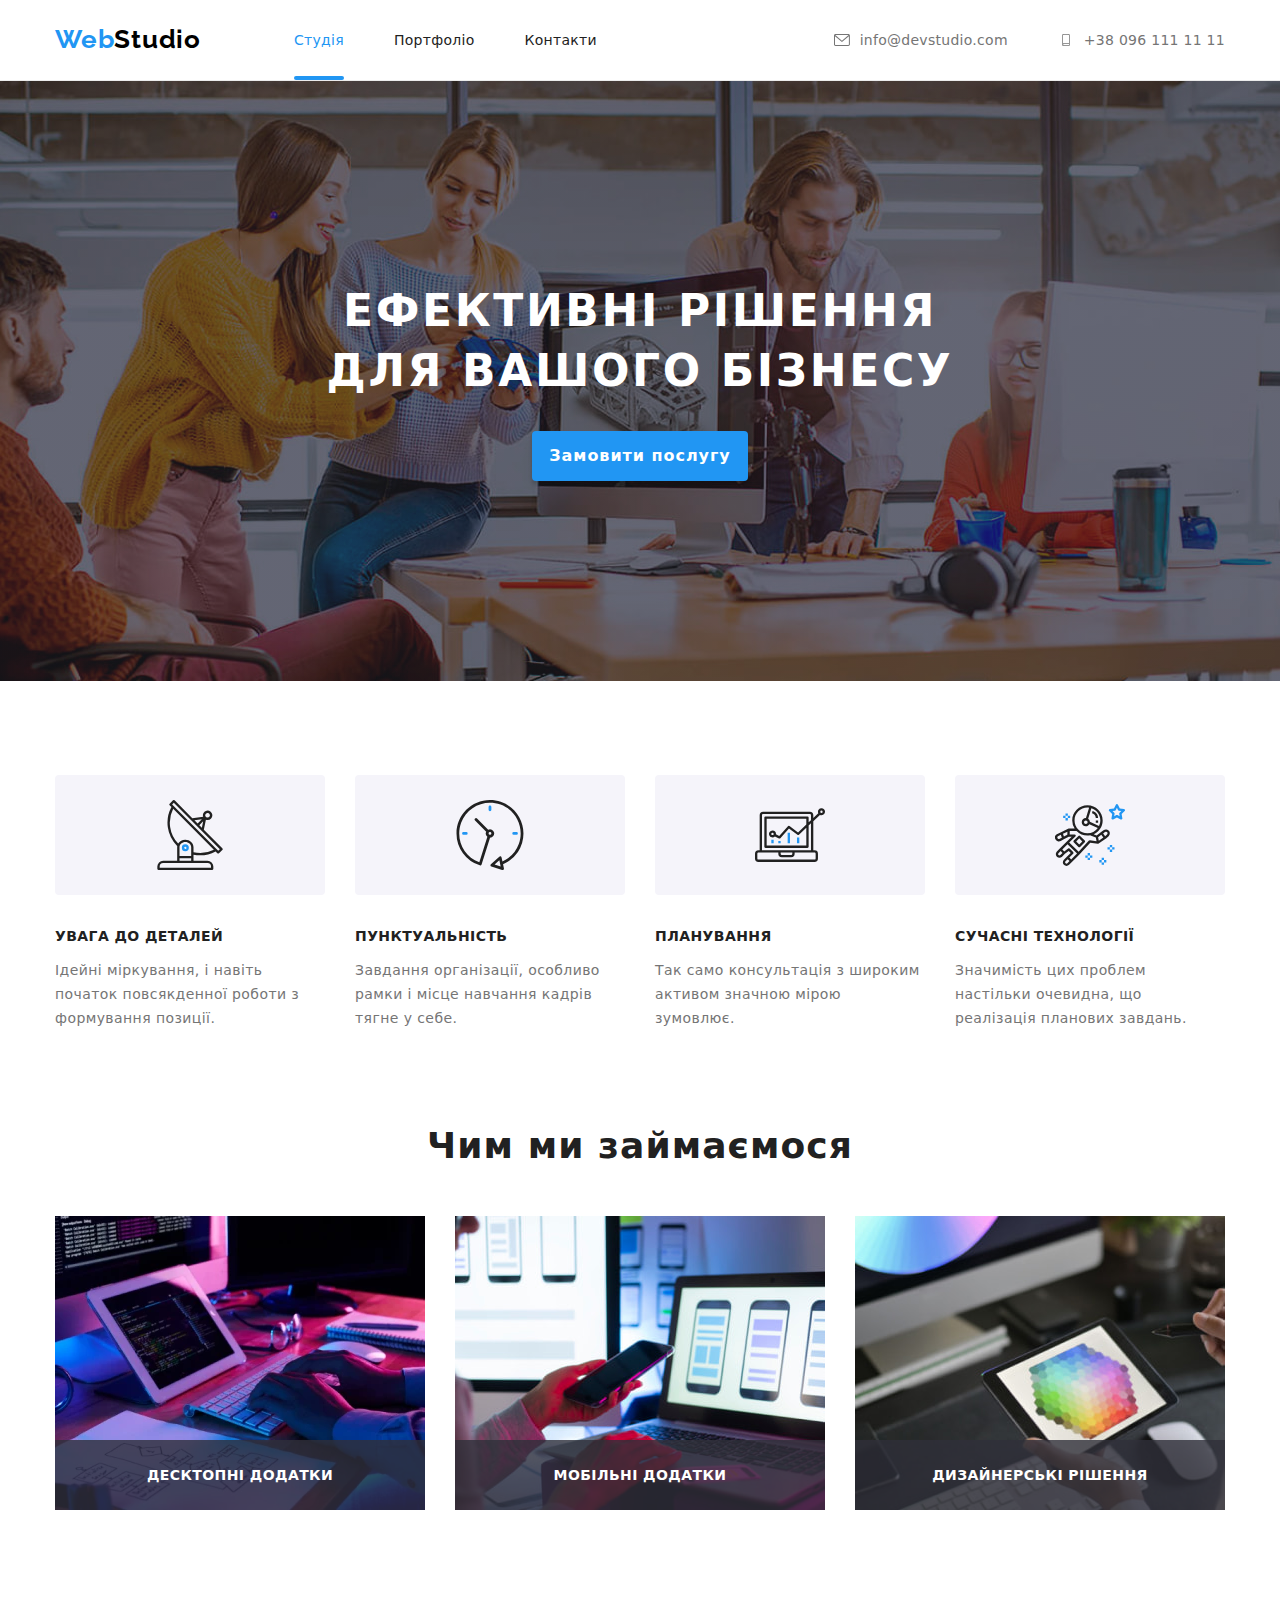
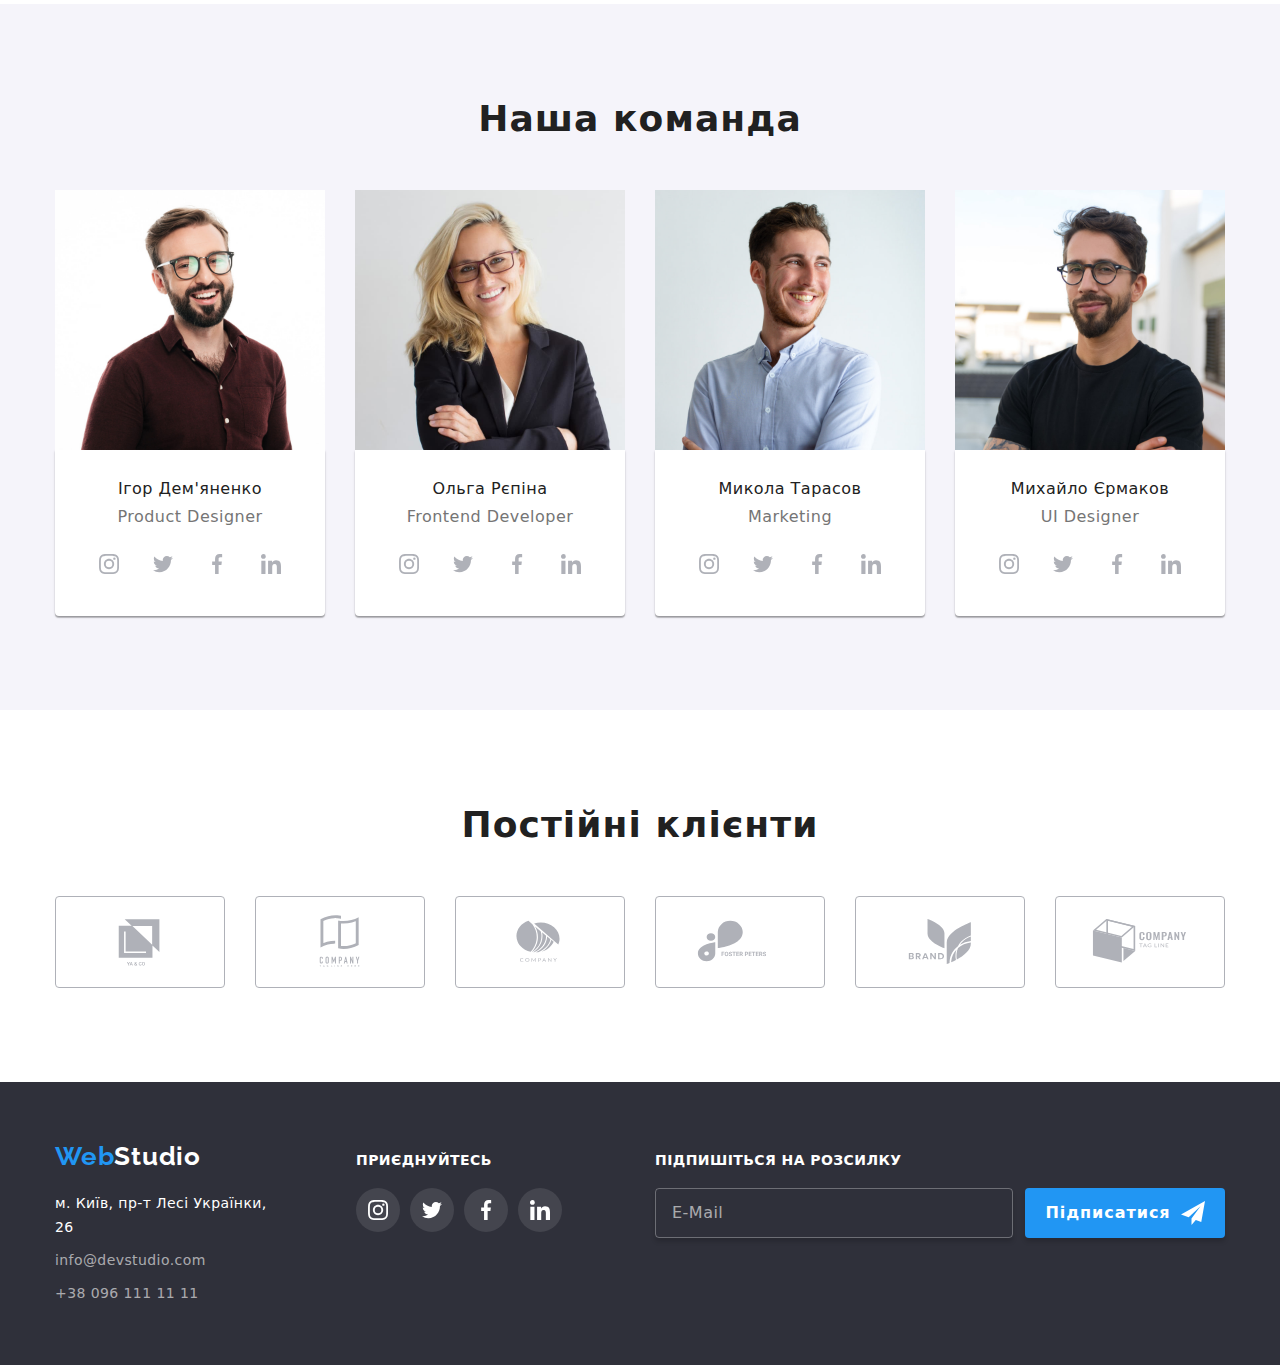
<file: index.html>
<!DOCTYPE html>
<html lang="uk">
  <head>
    <meta charset="UTF-8" />
    <meta name="viewport" content="width=device-width, initial-scale=1.0" />
    <title>Студія</title>
    <link rel="stylesheet" href="./css/style.css" />
    <link rel="preconnect" href="https://fonts.googleapis.com" />
    <link rel="preconnect" href="https://fonts.gstatic.com" crossorigin />
    <link
      rel="stylesheet"
      href="https://cdnjs.cloudflare.com/ajax/libs/modern-normalize/2.0.0/modern-normalize.min.css"
    />
    <link
      href="https://fonts.googleapis.com/css2?family=Raleway:wght@700&family=Roboto:wght@400;500;700;900&display=swap"
      rel="stylesheet"
    />
  </head>

  <body>
    <header>
      <div class="container header">
        <nav class="nav">
          <a href="./index.html" class="logo"
            >Web<span style="color: #000">Studio</span></a
          >

          <ul class="nav">
            <li class="item ">
              <a href="./index.html" class="navg current " style="color: #2196f3"
                >Студія</a
              >
            </li>
            <li class="item">
              <a href="./portfolio.html" class="navg">Портфоліо</a>
            </li>
            <li class="item"><a href="" class="navg">Контакти</a></li>
          </ul>
        </nav>
        <ul class="header list">
          <li class="item">
            <a href="mailto:info@devstudio.com" class="link-nav"
              ><svg class="icon" width="16" height="12">
                <use href="./images/symbol-defs.svg#icon-envelope"></use>
              </svg>
              info@devstudio.com
            </a>
          </li>
          <li class="item">
            <a href="tel:+380961111111" class="link-nav"
              ><svg class="icon" width="16" height="12">
                <use href="./images/symbol-defs.svg#icon-smartphone"></use></svg> +38 096 111 11 11</a
            >
          </li>
        </ul>
      </div>
    </header>
    <main>
      <section class="hero">
        <div class="container">
          <h1 class="h1">Ефективні рішення для вашого бізнесу</h1>
          <button  class="main-but" data-modal-open>Замовити послугу</button>
        </div>
        <div class="backdrop is-hidden" data-modal>
          <div  class="modal">
            <button data-modal-close class="modal-button">
              <svg width="30" height="30" >
                <use href="./images/symbol-defs.svg#close"></use>
              </svg>
            </button>
            <form class="modal-form">
              <h3 class="modal-header">Залиште свої дані, ми вам передзвонимо</h3>
              <div class="name-input">
                <label class="label" for="name">Ім'я</label>
                <input class="input" type="text" height="40px" name="name" id="name">
                <svg class="modal-icon-input" width="18" height="18">
                  <use href="./images/symbol-defs.svg#person-black-18dp-1"></use>
                </svg>
              </div>
              <div class="name-input">
                <label class="label" for="tel">Телефон</label>
                <input class="input" type="tel" name="tel" id="tel">
                 <svg class="modal-icon-input" width="18" height="18">
                  <use href="./images/symbol-defs.svg#phone-black-18dp-1"></use>
                </svg>
              </div>
              <div class="name-input">
                <label class="label" for="mail">Пошта</label>
                <input class="input" type="email" name="mail" id="mail">
                 <svg class="modal-icon-input" width="18" height="18">
                  <use href="./images/symbol-defs.svg#email-black-18dp-1"></use>
                </svg>
               </div>
              <div class="comment-input">
                <label class="label" for="comment">Коментар</label>
                <textarea class="texarea-modal" name="comment" id="comment" placeholder="Введіть текст"></textarea>
                
              </div>
              <label class="checkbox-modal-label" for="checkbox-modal">
              <input class="checkbox-input" type="checkbox" name="checkbox-modal" id="checkbox-modal">
              <span class="checkbox-icon"  ></span>

              
              <span class="checkbox-text">Погоджуюся з розсилкою та приймаю 
             <span><a class="contract" href="">Умови договору</a></span></span></label>
              
              <button class="btn-modal" type="submit">Відправити</button>
            </form>
          </div>
        </div>
      </section>

      <section class="dectext">
        <div class="container">
          <ul class="text-block">
            <li class="item">
              <div class="background icon">
                <svg class="icon" width="70" height="70">
                  <use href="./images/symbol-defs.svg#icon-antenna"></use>
                </svg>
              </div>
              <h3 class="decisions">УВАГА ДО ДЕТАЛЕЙ</h3>
              <p>
                Ідейні міркування, і навіть початок повсякденної роботи з
                формування позиції.
              </p>
            </li>
            <li class="item">
              <div class="background icon">
                <svg width="70" height="70">
                  <use href="./images/symbol-defs.svg#icon-clock"></use>
                </svg>
              </div>
              <h3 class="decisions">ПУНКТУАЛЬНІСТЬ</h3>
              <p>
                Завдання організації, особливо рамки і місце навчання кадрів
                тягне у себе.
              </p>
            </li>
            <li class="item">
              <div class="background icon">
                <svg width="70" height="70">
                  <use href="./images/symbol-defs.svg#icon-diagram"></use>
                </svg>
              </div>
              <h3 class="decisions">ПЛАНУВАННЯ</h3>
              <p>
                Так само консультація з широким активом значною мірою зумовлює.
              </p>
            </li>
            <li class="item">
              <div class="background icon">
                <svg width="70" height="70">
                  <use href="./images/symbol-defs.svg#icon-astronaut"></use>
                </svg>
              </div>
              <h3 class="decisions">СУЧАСНІ ТЕХНОЛОГІЇ</h3>
              <p>
                Значимість цих проблем настільки очевидна, що реалізація
                планових завдань.
              </p>
            </li>
          </ul>
        </div>
      </section>
      <section>
        <div class="container">
          <h2 class="present">Чим ми займаємося</h2>
          <ul class="images">
            <li class="item">
              <img
                src="./images/box-1.webp"
                alt="клавіатура та комп'ютер"
                width="370"
                height="294"
              />
              <div class="image-content">
                <p class="text">Десктопні додатки</p>
              </div>
            </li>
            <li class="item">
              <img
                src="./images/img.jpg"
                alt="людина з телефоном біля екрана ноутбука"
                width="370"
                height="294"
              />
              <div class="image-content">
                <p class="text">Мобільні додатки</p>
              </div>

            </li>
            <li class="item">
              <img
                src="./images/box-3.jpg"
                alt="людина тримає планшет в руках"
                width="370"
                height="294"
              />
              <div class="image-content">
                <p class="text">Дизайнерські рішення</p>
              </div>
            </li>
          </ul>
        </div>
      </section>

      <section class="team">
        <div class="container">
          <h2 class="team-title">Наша команда</h2>
          <ul class="people">
            <li class="item">
              <img
                src="./images/img-ihor.jpg"
                alt="фото співробітника"
                width="270"
                height="260"
              />
              <div class="members">
                <h3 class="name">Ігор Дем'яненко</h3>
                <p class="profesion">Product Designer</p>
                <ul class="socialmedia">
                  <li >
                    <a href="" class="socialmedia link"
                      ><svg class="icon" width="20" height="20">
                        <use
                          href="./images/symbol-defs.svg#icon-instagram"
                        ></use></svg> </a>
                  </li>
                  <li >
                    <a href="" class="socialmedia link"
                      ><svg class="icon" width="20" height="20">
                        <use
                          href="./images/symbol-defs.svg#icon-twitter-1"
                        ></use></svg> </a>
                  </li>
                  <li >
                    <a href="" class="socialmedia link"
                      ><svg class="icon" width="20" height="20">
                        <use
                          href="./images/symbol-defs.svg#icon-facebook"
                        ></use></svg > </a>
                  </li>
                  <li >
                    <a href="" class="socialmedia link">
                      <svg class="icon" width="20" height="20">
                        <use
                          href="./images/symbol-defs.svg#icon-linkedin"
                        ></use></svg></a>
                  </li>
                </ul>
              </div>
            </li>
            <li class="item">
              <img
                src="./images/img-olha.jpg"
                alt="фото співробітника"
                width="270"
                height="260"
              />
              <div class="members">
                <h3 class="name">Ольга Рєпіна</h3>
                <p class="profesion">Frontend Developer</p>
                <ul class="socialmedia">
                  <li >
                    <a href="" class="socialmedia link"
                      ><svg class="icon" width="20" height="20">
                        <use
                          href="./images/symbol-defs.svg#icon-instagram"
                        ></use></svg> </a>
                  </li>
                  <li >
                    <a href="" class="socialmedia link"
                      ><svg class="icon" width="20" height="20">
                        <use
                          href="./images/symbol-defs.svg#icon-twitter-1"
                        ></use></svg> </a>
                  </li>
                  <li >
                    <a href="" class="socialmedia link"
                      ><svg class="icon" width="20" height="20">
                        <use
                          href="./images/symbol-defs.svg#icon-facebook"
                        ></use></svg > </a>
                  </li>
                  <li>
                    <a href="" class="socialmedia link">
                      <svg class="icon" width="20" height="20">
                        <use
                          href="./images/symbol-defs.svg#icon-linkedin"
                        ></use></svg></a>
                  </li>
                </ul>
              </div>
            </li>
            <li class="item">
              <img
                src="./images/img-mykola.jpg"
                alt="фото співробітника"
                width="270"
                height="260"
              />
              <div class="members">
                <h3 class="name">Микола Тарасов</h3>
                <p class="profesion">Marketing</p>
                <ul class="socialmedia">
                  <li >
                    <a href="" class="socialmedia link"
                      ><svg class="icon" width="20" height="20">
                        <use
                          href="./images/symbol-defs.svg#icon-instagram"
                        ></use></svg> </a>
                  </li>
                  <li >
                    <a href="" class="socialmedia link"
                      ><svg class="icon" width="20" height="20">
                        <use
                          href="./images/symbol-defs.svg#icon-twitter-1"
                        ></use></svg> </a>
                  </li>
                  <li >
                    <a href="" class="socialmedia link"
                      ><svg class="icon" width="20" height="20">
                        <use
                          href="./images/symbol-defs.svg#icon-facebook"
                        ></use></svg > </a>
                  </li>
                  <li >
                    <a href="" class="socialmedia link">
                      <svg class="icon" width="20" height="20">
                        <use
                          href="./images/symbol-defs.svg#icon-linkedin"
                        ></use></svg></a>
                  </li>
                </ul>
              </div>
            </li>
            <li class="item">
              <img
                src="./images/img-myh.jpg"
                alt="фото співробітника"
                width="270"
                height="260"
              />
              <div class="members">
                <h3 class="name">Михайло Єрмаков</h3>
                <p class="profesion">UI Designer</p>
                <ul class="socialmedia">
                  <li >
                    <a href="" class="socialmedia link"
                      ><svg class="icon" width="20" height="20">
                        <use
                          href="./images/symbol-defs.svg#icon-instagram"
                        ></use></svg> </a>
                  </li>
                  <li >
                    <a href="" class="socialmedia link"
                      ><svg class="icon" width="20" height="20">
                        <use
                          href="./images/symbol-defs.svg#icon-twitter-1"
                        ></use></svg> </a>
                  </li>
                  <li >
                    <a href="" class="socialmedia link"
                      ><svg class="icon" width="20" height="20">
                        <use
                          href="./images/symbol-defs.svg#icon-facebook"
                        ></use></svg > </a>
                  </li>
                  <li >
                    <a href="" class="socialmedia link">
                      <svg class="icon" width="20" height="20">
                        <use
                          href="./images/symbol-defs.svg#icon-linkedin"
                        ></use></svg></a>
                  </li>
                </ul>
              </div>
            </li>
          </ul>
        </div>
      </section>
      <section class="clients">
        <div class="container">
        <h2 class="clients head">Постійні клієнти</h2>
        <ul class="clients list">
        <li class="clients link"><a href="" class="icon"><svg width="106" height="60px"><use href="./images/symbol-defs.svg#icon-Logo"></use></svg></a></li>
        <li class="clients link"><a href="" class="icon"><svg width="106" height="60px"><use href="./images/symbol-defs.svg#icon-Logo-1"></use></svg></a></li>
        <li class="clients link"><a href="" class="icon"><svg width="106" height="60px"><use href="./images/symbol-defs.svg#icon-Logo-2"></use></svg></a></li>
        <li class="clients link"><a href="" class="icon"><svg width="106" height="60px"><use href="./images/symbol-defs.svg#icon-Logo-3"></use></svg></a></li>
        <li class="clients link"><a href="" class="icon"><svg width="106" height="60px"><use href="./images/symbol-defs.svg#icon-Logo-4"></use></svg></a></li>
        <li class="clients link"><a href="" class="icon"><svg width="106" height="60px"><use href="./images/symbol-defs.svg#icon-Logo-5"></use></svg></a></li></ul>
        </div>
      </section>
    </main>

    <footer class="footer">
      <div class="container">
      <div class="adressa">
        <a href="./index.html" class="logo-footer"
          >Web<span style="color: #fff">Studio</span></a
        >
        <address>
          <p class="adress">м. Київ, пр-т Лесі Українки, 26</p>
          <a href="mailto:info@devstudio.com" class="appeal"
            >info@devstudio.com</a
          >
          <a href="tel:+380961111111" class="appeal">+38 096 111 11 11</a>
        </address>
      </div>
      <div class="footer-social">
      <p class="footer-head">Приєднуйтесь</p>
      <ul class="socialmed">
      <li class="link"><a href="" class="icon"><svg width="20" height="20"><use href="./images/symbol-defs.svg#icon-instagram"></use></svg></a></li>
      <li class="link"><a href="" class="icon"><svg width="20" height="20"><use href="./images/symbol-defs.svg#icon-twitter-1"></use></svg></a></li>
      <li class="link"><a href="" class="icon"><svg width="20" height="20"><use href="./images/symbol-defs.svg#icon-facebook"></use></svg></a></li>
      <li class="link"><a href="" class="icon"><svg width="20" height="20"><use href="./images/symbol-defs.svg#icon-linkedin"></use></svg></a></li></ul>
      </div>
      <div class="email-footer">
        <h2 class="email-footer-header">Підпишіться на розсилку</h2>
        <form class="footer-form">
        <input type="email" name="email" placeholder="E-Mail" class="email-input">
        <button class="footer-button" type="submit">
          <span class="footer-button__text">Підписатися</span>
          <svg  width="24" height="24">
            <use href="./images/symbol-defs.svg#icon-send"></use>
          </svg>
        </button>
        </form>
      </div>
      </div>
    </footer>
    <script src="./js/modal.js"></script>
  </body>
</html>
</file>
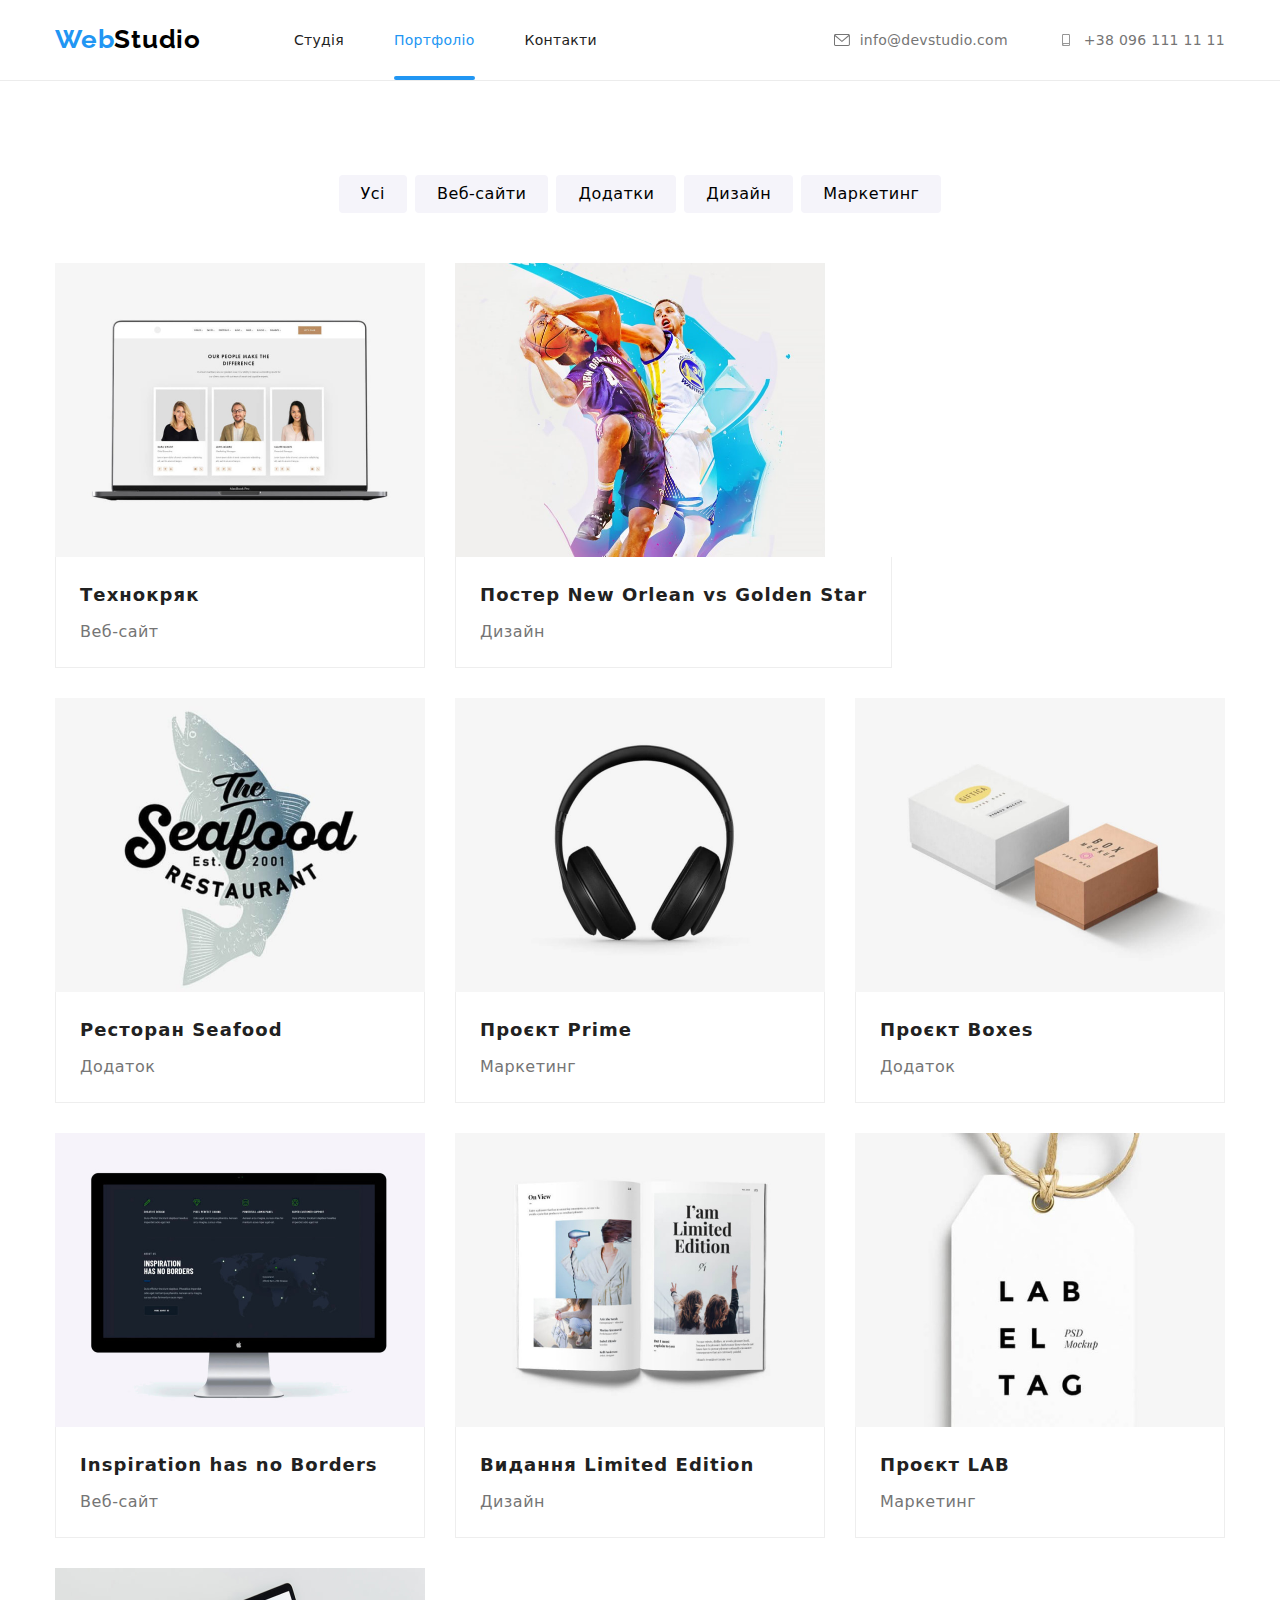
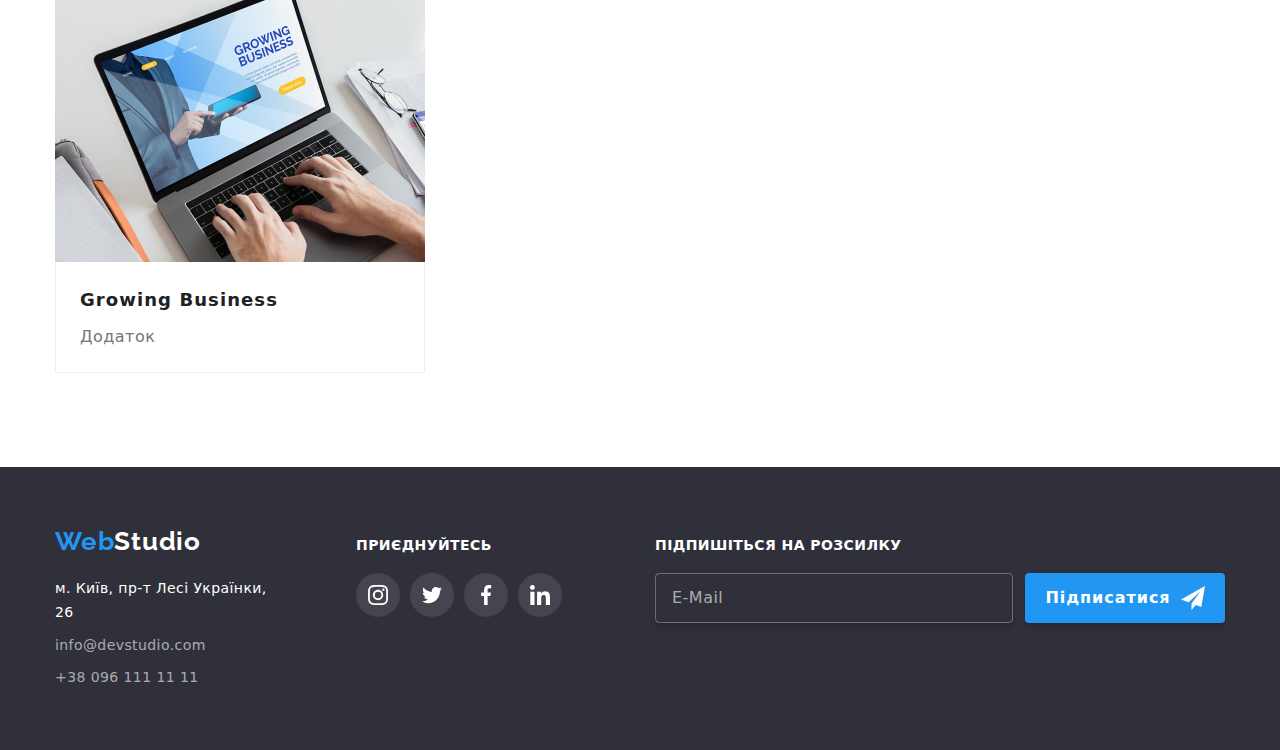
<file: portfolio.html>
<!DOCTYPE html>
<html lang="en">
  <head>
    <meta charset="UTF-8" />
    <meta name="viewport" content="width=device-width, initial-scale=1.0" />
    <title>Портфоліо</title>
    <link rel="stylesheet" href="./css/style.css" />
    <link rel="preconnect" href="https://fonts.googleapis.com" />
    <link rel="preconnect" href="https://fonts.gstatic.com" crossorigin />
    <link
      rel="stylesheet"
      href="https://cdnjs.cloudflare.com/ajax/libs/modern-normalize/2.0.0/modern-normalize.min.css"
    />
    <link
      href="https://fonts.googleapis.com/css2?family=Raleway:wght@700&family=Roboto:wght@400;500;700;900&display=swap"
      rel="stylesheet"
    />
  </head>
  <body>
    <header>
      <nav class="container header">
        <a href="./index.html" class="logo"
          >Web<span style="color: #000">Studio</span></a
        >

        <ul class="nav">
          <li class="item"><a href="./index.html" class="navg">Студія</a></li>
          <li class="item">
            <a href="./portfolio.html" class="navg current" style="color: #2196f3"
              >Портфоліо</a
            >
          </li>
          <li class="item"><a href="" class="navg">Контакти</a></li>
        </ul>
        <ul class="header list">
          <li class="item">
            <a href="mailto:info@devstudio.com" class="link-nav"
              ><svg class="icon" width="16" height="12">
                <use href="./images/symbol-defs.svg#icon-envelope"></use>
              </svg>
              info@devstudio.com
            </a>
          </li>
          <li class="item">
            <a href="tel:+380961111111" class="link-nav"
              ><svg class="icon" width="16" height="12">
                <use href="./images/symbol-defs.svg#icon-smartphone"></use></svg> +38 096 111 11 11</a
            >
          </li>
        </ul>
      </nav>
    </header>
    <main>
      <section>
        <div class="container">
          <!-- <h1>Портфоліо</h1> -->
          <ul class="filter-list">
            <li class="item">
              <button type="button" class="filters">Усі</button>
            </li>
            <li class="item">
              <button type="button" class="filters">Веб-сайти</button>
            </li>
            <li class="item">
              <button type="button" class="filters">Додатки</button>
            </li>
            <li class="item">
              <button type="button" class="filters">Дизайн</button>
            </li>
            <li class="item">
              <button type="button" class="filters">Маркетинг</button>
            </li>
          </ul>
          <ul class="portfolio-cards">
            <li class="item">
               <a href="" class="card">
                <div class="filling-thumb">
                <img
                  src="./images/project1.jpg"
                  alt="Ноутбук з карточками членів команди"
                  width="370"
                  height="294"
                />
                <div class="filling">
                  <p class="text">Ресурс пропонує комплексні пропозиції з різним рівнем функціоналу та сервісів. Все це дозволить відвідувачу отримати вичерпні відомості про компанію чи приватну особу.</p>
                </div>
                </div>
                <div class="border-cards">
                  <h2 class="sub-title">Технокряк</h2>
                  <p class="filter-class">Веб-сайт</p>
                </div>
              </a>
              
            </li>
            <li class="item">
              <a href="" class="card"
                ><div class="filling-thumb"><img
                  src="./images/project2.jpg"
                  alt="Постер з баскетболістами"
                  width="370"
                  height="294"
                />
                <div class="filling">
                  <p class="text">Ресурс пропонує комплексні пропозиції з різним рівнем функціоналу та сервісів. Все це дозволить відвідувачу отримати вичерпні відомості про компанію чи приватну особу.</p>
                </div>
                </div>
                <div class="border-cards">
                  <h2 class="sub-title">Постер New Orlean vs Golden Star</h2>
                  <p class="filter-class">Дизайн</p>
                </div>
              </a>
            </li>
            <li class="item">
              <a href="" class="card"
                ><div class="filling-thumb"><img
                  src="./images/project3.jpg"
                  width="370"
                  height="294"
                  alt="Емблема ресторану"
                />
                <div class="filling">
                  <p class="text">Ресурс пропонує комплексні пропозиції з різним рівнем функціоналу та сервісів. Все це дозволить відвідувачу отримати вичерпні відомості про компанію чи приватну особу.</p>
                </div>
                </div>
                <div class="border-cards">
                  <h2 class="sub-title">Ресторан Seafood</h2>
                  <p class="filter-class">Додаток</p>
                </div>
              </a>
            </li>
            <li class="item">
              <a href="" class="card"
                ><div class="filling-thumb"><img
                  src="./images/project4.jpg"
                  width="370"
                  height="294"
                  alt="Безпровідні навушники"
                />
                <div class="filling">
                  <p class="text">Ресурс пропонує комплексні пропозиції з різним рівнем функціоналу та сервісів. Все це дозволить відвідувачу отримати вичерпні відомості про компанію чи приватну особу.</p>
                </div>
                </div>
                <div class="border-cards">
                  <h2 class="sub-title">Проєкт Prime</h2>
                  <p class="filter-class">Маркетинг</p>
                </div>
              </a>
            </li>
            <li class="item">
              <a href="" class="card"
                ><div class="filling-thumb"><img
                  src="./images/project5.jpg"
                  width="370"
                  height="294"
                  alt="Маленькі кообочки"
                />
                <div class="filling">
                  <p class="text">Ресурс пропонує комплексні пропозиції з різним рівнем функціоналу та сервісів. Все це дозволить відвідувачу отримати вичерпні відомості про компанію чи приватну особу.</p>
                </div>
                </div>
                <div class="border-cards">
                  <h2 class="sub-title">Проєкт Boxes</h2>
                  <p class="filter-class">Додаток</p>
                </div>
              </a>
            </li>
            <li class="item">
              <a href="" class="card"
                ><div class="filling-thumb"><img
                  src="./images/project6.jpg"
                  width="370"
                  height="294"
                  alt="Монітор комп'ютера"
                />
                <div class="filling">
                  <p class="text">Ресурс пропонує комплексні пропозиції з різним рівнем функціоналу та сервісів. Все це дозволить відвідувачу отримати вичерпні відомості про компанію чи приватну особу.</p>
                </div>
                </div>
                <div class="border-cards">
                  <h2 class="sub-title">Inspiration has no Borders</h2>
                  <p class="filter-class">Веб-сайт</p>
                </div>
              </a>
            </li>
            <li class="item">
              <a href="" class="card"
                ><div class="filling-thumb"><img
                  src="./images/project7.jpg"
                  width="370"
                  height="294"
                  alt="Глянцевий журнал"
                />
                <div class="filling">
                  <p class="text">Ресурс пропонує комплексні пропозиції з різним рівнем функціоналу та сервісів. Все це дозволить відвідувачу отримати вичерпні відомості про компанію чи приватну особу.</p>
                </div>
                </div>
                <div class="border-cards">
                  <h2 class="sub-title">Видання Limited Edition</h2>
                  <p class="filter-class">Дизайн</p>
                </div>
              </a>
            </li>
            <li class="item">
              <a href="" class="card"
                ><div class="filling-thumb"><img
                  src="./images/project8.jpg"
                  width="370"
                  height="294"
                  alt="Бірка"
                />
                <div class="filling">
                  <p class="text">Ресурс пропонує комплексні пропозиції з різним рівнем функціоналу та сервісів. Все це дозволить відвідувачу отримати вичерпні відомості про компанію чи приватну особу.</p>
                </div>
                </div>
                <div class="border-cards">
                  <h2 class="sub-title">Проєкт LAB</h2>
                  <p class="filter-class">Маркетинг</p>
                </div>
              </a>
            </li>
            <li class="item">
              <a href="" class="card"
                ><div class="filling-thumb"><img
                  src="./images/project9.jpg"
                  width="370"
                  height="294"
                  alt="Руки людини на клавіатурі ноутбука"
                />
                <div class="filling">
                  <p class="text">Ресурс пропонує комплексні пропозиції з різним рівнем функціоналу та сервісів. Все це дозволить відвідувачу отримати вичерпні відомості про компанію чи приватну особу.</p>
                </div>
                </div>
                <div class="border-cards">
                  <h2 class="sub-title">Growing Business</h2>
                  <p class="filter-class">Додаток</p>
                </div>
              </a>
            </li>
          </ul>
        </div>
      </section>
    </main>
   <footer class="footer">
      <div class="container">
      <div class="adressa">
        <a href="./index.html" class="logo-footer"
          >Web<span style="color: #fff">Studio</span></a
        >
        <address>
          <p class="adress">м. Київ, пр-т Лесі Українки, 26</p>
          <a href="mailto:info@devstudio.com" class="appeal"
            >info@devstudio.com</a
          >
          <a href="tel:+380961111111" class="appeal">+38 096 111 11 11</a>
        </address>
      </div>
      <div >
      <p class="footer-head">Приєднуйтесь</p>
      <ul class="socialmed">
      <li class="link"><a href="" class="icon"><svg width="20" height="20"><use href="./images/symbol-defs.svg#icon-instagram"></use></svg></a></li>
      <li class="link"><a href="" class="icon"><svg width="20" height="20"><use href="./images/symbol-defs.svg#icon-twitter-1"></use></svg></a></li>
      <li class="link"><a href="" class="icon"><svg width="20" height="20"><use href="./images/symbol-defs.svg#icon-facebook"></use></svg></a></li>
      <li class="link"><a href="" class="icon"><svg width="20" height="20"><use href="./images/symbol-defs.svg#icon-linkedin"></use></svg></a></li></ul>
      </div>
       <div class="email-footer">
        <h2 class="email-footer-header">Підпишіться на розсилку</h2>
        <form class="footer-form">
        <input type="email" name="email" placeholder="E-Mail" class="email-input">
        <button class="footer-button" type="submit">
          <span class="footer-button__text">Підписатися</span>
          <svg  width="24" height="24">
            <use href="./images/symbol-defs.svg#icon-send"></use>
          </svg>
        </button>
        </form>
      </div>
      </div>
    </footer>
  </body>
</html>
</file>
<file: css/style.css>
:root {
  --main-color: #212121;
  --hover-color-blue: #2196f3;
  --white-text: #fff;
  --basic-text: #757575;
  --background-lite: #f5f4fa;
  --background-dark: #2f303a;
}

body {
  font-family: "Roboto", sans-serif;
  letter-spacing: 0.02em;
  font-weight: 500;
  font-size: 14px;
  color: var(--main-color);
  margin: 0;
  padding: 0;
}
header {
  border-bottom: 1px #ececec solid;
}
h1,
h2,
h3,
ul,
p {
  margin-top: 0;
  margin-bottom: 0;
  padding: 0;
}
section {
  padding-top: 94px;
  padding-bottom: 94px;
}
img {
  display: block;
}
.hero {
  background-color: var(--background-dark);
  padding-bottom: 280px;
  text-align: center;
  padding-top: 200px;
  padding-bottom: 200px;
  background-image: linear-gradient(
      rgba(47, 48, 58, 0.4),
      rgba(47, 48, 58, 0.4)
    ),
    url(../images/background-img.jpg);
  background-size: cover;
  background-position: center;
  max-width: 1600px;
  margin-right: auto;
  margin-left: auto;
}

.logo {
  display: inline-block;
  font-family: "Raleway", sans-serif;
  text-decoration: none;

  font-weight: 700;
  font-size: 26px;
  letter-spacing: 0.03em;
  color: #2196f3;
  margin-right: 93px;
}
.logo-footer {
  display: block;
  margin-bottom: 20px;
  font-family: "Raleway", sans-serif;
  text-decoration: none;

  font-weight: 700;
  font-size: 26px;
  letter-spacing: 0.03em;
  color: #2196f3;
}

.navg {
  display: block;
  text-decoration: none;
  font-weight: 500;
  font-size: 14px;
  letter-spacing: 0.02em;
  color: var(--main-color);
  padding-top: 32px;
  padding-bottom: 32px;
  transition: color 250ms cubic-bezier(0.4, 0, 0.2, 1);
}
.navg:hover,
.navg:focus {
  color: var(--hover-color-blue);
}
.navg.current {
  position: relative;
}
.navg.current::after {
  content: "";
  display: block;
  border-radius: 2px;
  width: 100%;
  height: 4px;
  background: var(--hover-color-blue);
  position: absolute;
  left: 0;
  bottom: 0;
}
.link-nav {
  display: flex;
  align-items: center;
  padding-top: 32px;
  padding-bottom: 32px;
  color: rgb(117, 117, 117);

  text-decoration: none;
  transition: color 250ms cubic-bezier(0.4, 0, 0.2, 1);
}
.link-nav .icon {
  fill: rgb(117, 117, 117);
  transition: fill 250ms cubic-bezier(0.4, 0, 0.2, 1);
}
.container {
  width: 1200px;
  margin-left: auto;
  margin-right: auto;
  padding-left: 15px;
  padding-right: 15px;
}
.link-nav:hover,
.link-nav:focus {
  color: var(--hover-color-blue);
}
.link-nav:hover .icon,
.link-nav:focus .icon {
  fill: var(--hover-color-blue);
}

.h1 {
  display: inline-block;
  font-weight: 900;
  font-size: 44px;
  line-height: 136%;
  letter-spacing: 0.06em;
  text-transform: uppercase;
  text-align: center;
  color: var(--white-text);
  width: 696px;
  min-height: 120px;
  margin-bottom: 30px;
}
.main-but {
  display: block;
  background-color: var(--hover-color-blue);
  min-width: 216px;
  height: 50px;
  border-radius: 4px;
  border: none;
  box-shadow: 0 4px 4px 0 rgba(0, 0, 0, 0.15);
  color: var(--white-text);
  font-weight: 700;
  font-size: 16px;
  line-height: 187%;
  letter-spacing: 0.06em;
  text-align: center;
  cursor: pointer;
  margin: auto;
  transition: background-color 250ms cubic-bezier(0.4, 0, 0.2, 1);
}
.main-but:active {
  background-color: #188ce8;
}
.backdrop {
  position: fixed;
  top: 0;
  left: 0;
  width: 100%;
  height: 100%;
  background: rgba(0, 0, 0, 0.2);
  z-index: 2;
  transform: scale(100%);
  transition: visibility 250ms cubic-bezier(0.4, 0, 0.2, 1),
    opacity 250ms cubic-bezier(0.4, 0, 0.2, 1);
}
.backdrop.is-hidden {
  opacity: 0;
  visibility: hidden;
  pointer-events: none;
}
.modal {
  position: absolute;
  top: 50%;
  left: 50%;
  transform: translate(-50%, -50%) scale(1);

  border-radius: 4px;
  min-width: 528px;
  height: 581px;
  box-shadow: 0 2px 1px 0 rgba(0, 0, 0, 0.2), 0 1px 1px 0 rgba(0, 0, 0, 0.14),
    0 1px 3px 0 rgba(0, 0, 0, 0.12);
  background: #fff;
  

  transition: transform 250ms cubic-bezier(0.4, 0, 0.2, 1);
}

.backdrop.is-hidden .modal.is-hidden {
  transform: translate(-50%, -50%) scale(0.2);
}
.modal-button {
  position: absolute;
  top: 8px;
  right: 8px;
  border-radius: 50%;
  border: 1px solid  rgba(0, 0, 0, 0.1);
  background-color: #fff;
  cursor: pointer;
  display: flex;
  align-items: center;
  justify-content: center;
 width: 30px;
 height: 30px;
 transition: fill 250ms cubic-bezier(0.4, 0, 0.2, 1);
}

.modal-button:hover,
.modal-button:focus{
  fill:var(--hover-color-blue);
  
}
.modal-form {
  width: 528px;
  
  padding-top: 40px;
  padding-left: 40px;
  padding-right: 40px;
  padding-bottom: 40px;
}
.modal-header {
  font-weight: 700;
  font-size: 20px;
  letter-spacing: 0.03em;
  text-align: center;
  color: var(--main-color);
  margin-left: auto;
  margin-right: auto;
  margin-bottom: 12px;
}
.name-input {
  display: flex;
  flex-direction: column;
  position: relative;
 margin-left: auto;
  margin-right: auto;
  margin-top: 10px;
  
  width: 448px;
  height: 58px;
}
.label {
  display: flex;
  align-items: center;
  justify-content: flex-start;
  font-weight: 400;
  font-size: 12px;
  letter-spacing: 0.01em;
  color: var(--basic-text);
  
}
.input {
  outline: none;
  border: 1px solid rgba(33, 33, 33, 0.2);
  border-radius: 4px;
  width: 448px;
  height: 40px;
  padding-left: 34px;
  margin-top: 4px;
 
  transition: border 250ms cubic-bezier(0.4, 0, 0.2, 1);
}
.input:hover,
.input:focus {
  border: 1px solid var(--hover-color-blue);
}
.input:hover + .modal-icon-input,
.input:focus + .modal-icon-input {
  fill: var(--hover-color-blue);
}
.modal-icon-input {
  position: absolute;
  top: 28px;
  left: 12px;
  transition: fill 250ms cubic-bezier(0.4, 0, 0.2, 1);
}
.comment-input {
  display: flex;
  flex-direction: column;
  position: relative;
margin-left: auto;
  margin-right: auto;
  margin-bottom: 20px;
  margin-top: 10px;
  width: 448px;
}
.texarea-modal::placeholder {
  font-weight: 400;
  font-size: 12px;
  letter-spacing: 0.01em;
  color: rgba(117, 117, 117, 0.5);
  
}
.texarea-modal {
  display: block;
  outline: none;
  border: 1px solid rgba(33, 33, 33, 0.2);
  border-radius: 4px;
  width: 448px;
  height: 120px;
  margin-top: 4px;
  padding-left: 16px;
  padding-top: 12px;

  resize: none;
  transition: border 250ms cubic-bezier(0.4, 0, 0.2, 1);
}
.texarea-modal:hover,
.texarea-modal:focus {
  border: 1px solid #2196f3;
}
.checkbox-modal-label {
  display: flex;
  justify-content: center;
  font-weight: 400;
  font-size: 14px;
  line-height: 171%;
  letter-spacing: 0.03em;
  color: var(--basic-text);

}
.contract {
  color: var(--hover-color-blue);
  margin-left: 4px;
  
}
.checkbox-text{
  display: block;
  text-align: center;
}
.checkbox-icon{
  display: flex;
  align-items: center;

  border-radius: 2px;
  border: #212121 2px solid;
  width: 16px;
  height: 15px;
  margin-right: 8px;
  background-image: url(../images/icon-check.svg);
   background-size: contain;
  background-repeat: no-repeat;
  background-origin: border;
  background-position: center;
 
   transition: background-color 250ms cubic-bezier(0.4, 0, 0.2, 1),
    border 250ms cubic-bezier(0.4, 0, 0.2, 1);
}
.checkbox-icon:hover{
  border: var(--hover-color-blue) 2px solid;
}
.checkbox-input:focus + .checkbox-icon{
  border: var(--hover-color-blue) 2px solid;
}

.checkbox-input:checked + .checkbox-icon {

  background-color: #188ce8;

  fill:#fff;
   border: none;
 

}
.checkbox-input{
  -webkit-appearance:none;
  -moz-appearance: none;
  appearance: none;
}
.btn-modal {
  margin-top: 30px;
  border: none;
  border-radius: 4px;
  width: 200px;
  height: 50px;
  box-shadow: 0 4px 4px 0 rgba(0, 0, 0, 0.15);
  background-color: var(--hover-color-blue);
  font-family: "Roboto", sans-serif;
  font-weight: 700;
  font-size: 16px;
  line-height: 1.875;
  letter-spacing: 0.06em;
  text-align: center;
  color: var(--white-text);
  transition: background-color 250ms cubic-bezier(0.4, 0, 0.2, 1);
}
.btn-modal:hover,
.btn-modal:focus {
  background-color: #188ce8;
}
.decisions {
  font-weight: 700;
  letter-spacing: 0.03em;
  text-transform: uppercase;
  color: var(--main-color);
  font-family: var(--font-family);
  font-size: 14px;
  margin-bottom: 10px;
}
.text-block {
  display: flex;
  flex-wrap: wrap;
}
.text-block .item {
  width: 270px;
}
.text-block .item + .item {
  margin-left: 30px;
}

ul {
  list-style-type: none;
}
.dectext {
  font-weight: 400;
  line-height: 171%;
  letter-spacing: 0.03em;
  color: var(--basic-text);
  padding-bottom: 0;
}
.present {
  font-weight: 700;
  font-size: 36px;
  letter-spacing: 0.03em;
  text-align: center;
  margin-bottom: 50px;
  color: var(--main-color);
}
.images {
  display: flex;
  flex-wrap: wrap;
  margin-left: -30px;
}
.images .item {
  position: relative;
  margin-left: 30px;
}
.image-content {
  position: absolute;
  left: 0;
  bottom: 0;
  display: flex;
  width: 100%;
  height: 70px;
  background: rgba(47, 48, 58, 0.8);
  align-items: center;
  justify-content: center;
}
.image-content .text {
  font-weight: 700;
  font-size: 14px;
  letter-spacing: 0.03em;
  text-transform: uppercase;
  color: var(--white-text);
}
.team {
  background-color: var(--background-lite);
}

.team-title {
  font-weight: 700;
  font-size: 36px;
  letter-spacing: 0.03em;
  text-align: center;
  margin-bottom: 50px;
}
.members {
  padding-top: 30px;
  padding-bottom: 30px;
  border-radius: 0 0 4px 4px;
  width: 270px;

  box-shadow: 0 2px 1px 0 rgba(0, 0, 0, 0.2), 0 1px 1px 0 rgba(0, 0, 0, 0.14),
    0 1px 3px 0 rgba(0, 0, 0, 0.12);
  background: #fff;
}
.name {
  font-weight: 500;
  font-size: 16px;
  letter-spacing: 0.03em;
  text-align: center;
}
.people {
  display: flex;
  flex-wrap: wrap;
  margin-left: -30px;
}
.people .item {
  width: 270px;
  margin-left: 30px;
}
.profesion {
  font-weight: 400;
  font-size: 16px;
  letter-spacing: 0.03em;
  color: var(--basic-text);
  text-align: center;
  margin-top: 10px;
}
.footer {
  background-color: var(--background-dark);
  padding-top: 60px;
  padding-bottom: 60px;
}

.adress {
  font-weight: 400;
  font-size: 14px;
  line-height: 171%;
  letter-spacing: 0.03em;
  color: var(--white-text);
  font-style: normal;
  margin-bottom: 9px;
}
.appeal:not(:last-child) {
  margin-bottom: 9px;
}
.appeal {
  display: block;
  font-weight: 400;
  line-height: 171%;
  letter-spacing: 0.03em;
  color: rgba(255, 255, 255, 0.6);
  text-decoration: none;
  font-style: normal;
  transition: color 250ms cubic-bezier(0.4, 0, 0.2, 1);
}

.appeal:hover,
.appeal:focus {
  color: #ffffffbe;
}
.footer-button__text {
  font-weight: 700;
  font-size: 16px;
  line-height: 187%;
  letter-spacing: 0.06em;
  text-align: center;
  color: #fff;
}.filters {
  background-color: var(--background-lite);
  font-weight: 500;
  font-size: 16px;
  line-height: 162%;
  letter-spacing: 0.03em;
  text-align: center;
  height: 38px;
  cursor: pointer;
  border-radius: 4px;
  border: transparent;
  padding-top: 6px;
  padding-bottom: 6px;
  padding-left: 22px;
  padding-right: 22px;
  transition: background-color 250ms cubic-bezier(0.4, 0, 0.2, 1),
    color 250ms cubic-bezier(0.4, 0, 0.2, 1),
    box-shadow 250ms cubic-bezier(0.4, 0, 0.2, 1);
}

.filters:hover,
.filters:focus,
.filters:active {
  color: var(--white-text);
  background: var(--hover-color-blue);
  box-shadow: 0 2px 2px 0 rgba(0, 0, 0, 0.12), 0 1px 2px 0 rgba(0, 0, 0, 0.08),
    0 3px 1px 0 rgba(0, 0, 0, 0.1);
}
.filter-list {
  display: flex;
  align-items: center;
  justify-content: center;
  margin-bottom: 50px;
  gap: 8px;
}

.sub-title {
  font-weight: 700;
  font-size: 18px;
  line-height: 200%;
  letter-spacing: 0.06em;
  color: var(--main-color);
  text-decoration: none;
}
.filter-class {
  margin-top: 4px;
  font-weight: 400;
  font-size: 16px;
  line-height: 187%;
  letter-spacing: 0.03em;
  color: var(--basic-text);
  text-decoration: none;
}

.portfolio-cards {
  display: flex;
  flex-wrap: wrap;
  gap: 30px;
}
.filling-thumb {
  position: relative;
  overflow: hidden;
}
.filling {
  position: absolute;
  display: flex;
  align-items: center;
  justify-content: center;

  top: 0;
  left: 0;
  width: 100%;
  height: 101%;
  background: rgba(33, 150, 243, 0.9);
  padding-left: 24px;
  padding-right: 24px;
  transform: translateY(100%);
  transition: transform 250ms cubic-bezier(0.4, 0, 0.2, 1);
}
.card:hover .filling,
.card:focus .filling {
  transform: translateY(0);
  opacity: 1;
}
.filling .text {
  font-weight: 400;
  font-size: 18px;
  line-height: 156%;
  letter-spacing: 0.03em;
  color: #fff;
}

.border-cards {
  padding-top: 20px;
  padding-bottom: 20px;
  padding-left: 24px;
  padding-right: 24px;
  border-bottom: 1px solid #eeeeee;
  border-left: 1px solid #eeeeee;
  border-right: 1px solid #eeeeee;
}

.card {
  text-decoration: none;
  display: block;
  box-shadow: none;
  transition-property: box-shadow;
  transition-duration: 250ms;
  transition-timing-function: cubic-bezier(0.4, 0, 0.2, 1);
}
.card:hover,
.card:focus {
  box-shadow: 1px 4px 6px 0 rgba(0, 0, 0, 0.16), 0 4px 4px 0 rgba(0, 0, 0, 0.06),
    0 1px 1px 0 rgba(0, 0, 0, 0.12);
}
.header.list {
  display: flex;
  margin-left: auto;
  white-space: nowrap;
}
.nav {
  display: flex;
  align-items: center;
}
.nav .item:not(:first-child) {
  margin-left: 50px;
}
.header.list .item + .item {
  margin-left: 50px;
}
.container.header {
  display: flex;
  align-items: center;
}
.link-nav .icon {
  fill: #757575;
  margin-right: 10px;
}
.background.icon {
  display: flex;
  justify-content: center;
  align-items: center;
  background-color: var(--background-lite);
  width: 270px;
  height: 120px;
  border-radius: 4px;
  margin-bottom: 30px;
}
.socialmedia {
  display: flex;
  align-items: center;
  justify-content: center;
  margin-top: 16px;
  gap: 10px;
}
.socialmedia.link {
  display: flex;
  justify-content: center;
  border-radius: 50%;
  width: 44px;
  height: 44px;
  outline: none;
  fill: #afb1b8;
  margin-top: 0;
  transition: background-color 250ms cubic-bezier(0.4, 0, 0.2, 1),
    fill 250ms cubic-bezier(0.4, 0, 0.2, 1);
}
.socialmedia.link:hover,
.socialmedia.link:focus {
  fill: #fff;
  background-color: #188ce8;
}
.clients.head {
  font-weight: 700;
  font-size: 36px;
  letter-spacing: 0.03em;
  text-align: center;
  color: #212121;
}
.clients.list {
  display: flex;
  justify-content: center;
  align-items: center;
  gap: 30px;
  margin-top: 50px;
}
.clients.link .icon {
  display: flex;
  justify-content: center;
  align-items: center;
  fill: #afb1b8;
  border: 1px solid #afb1b8;
  outline: none;
  border-radius: 4px;
  width: 170px;
  height: 92px;
  transition: border 250ms cubic-bezier(0.4, 0, 0.2, 1),
    fill 250ms cubic-bezier(0.4, 0, 0.2, 1);
}
.clients.link .icon:hover,
.clients.link .icon:focus {
  fill: #2196f3;
  border: 1px solid #188ce8;
}

.footer-head {
  font-weight: 700;
  font-size: 14px;
  letter-spacing: 0.03em;
  text-transform: uppercase;
  color: #fff;
}
.socialmed {
  display: flex;
  align-items: center;
  gap: 10px;
  margin-top: 20px;
}

.socialmed .link .icon {
  display: flex;
  align-items: center;
  justify-content: center;
  background-color: rgba(255, 255, 255, 0.1);
  border-radius: 50%;
  width: 44px;
  height: 44px;
  fill: #fff;
  transition: background-color 250ms cubic-bezier(0.4, 0, 0.2, 1);
}
.footer .container {
  display: flex;
  align-items: baseline;
}
.adressa {
  margin-right: 70px;
}
.email-footer {
  display: flex;

  flex-direction: column;
  margin-left: 93px;
}
.footer-form {
  display: flex;
  align-items: center;

  gap: 12px;
}
.email-footer-header {
  font-weight: 700;
  font-size: 14px;
  letter-spacing: 0.03em;
  text-transform: uppercase;
  color: #fff;
  
}
.email-input {
  border: 1px solid rgba(255, 255, 255, 0.3);
  border-radius: 4px;
  width: 358px;
  height: 50px;
  box-shadow: 0 4px 4px 0 rgba(0, 0, 0, 0.15);
  background: rgba(33, 150, 243, 0);
  margin-top: 20px;
  padding-left: 16px;

  color: var(--white-text);
}
.email-input::placeholder {
  font-weight: 400;
  font-size: 16px;
  line-height: 125%;
  letter-spacing: 0.03em;
  color: rgba(255, 255, 255, 0.6);

}
.footer-button {
  display: flex;
  align-items: center;
  justify-content: center;
  gap: 10px;
  border-radius: 4px;
  width: 200px;
  height: 50px;
  margin-top: 20px;
  box-shadow: 0 4px 4px 0 rgba(0, 0, 0, 0.15);
  background: #2196f3;
  border: none;
  transition: background-color 250ms cubic-bezier(0.4, 0, 0.2, 1);
}
.footer-button:hover,
.footer-button:focus {
  background-color: #188ce8;
}


.socialmed .link .icon:hover,
.socialmed .link .icon:focus {
  background-color: var(--hover-color-blue);
}
</file>
